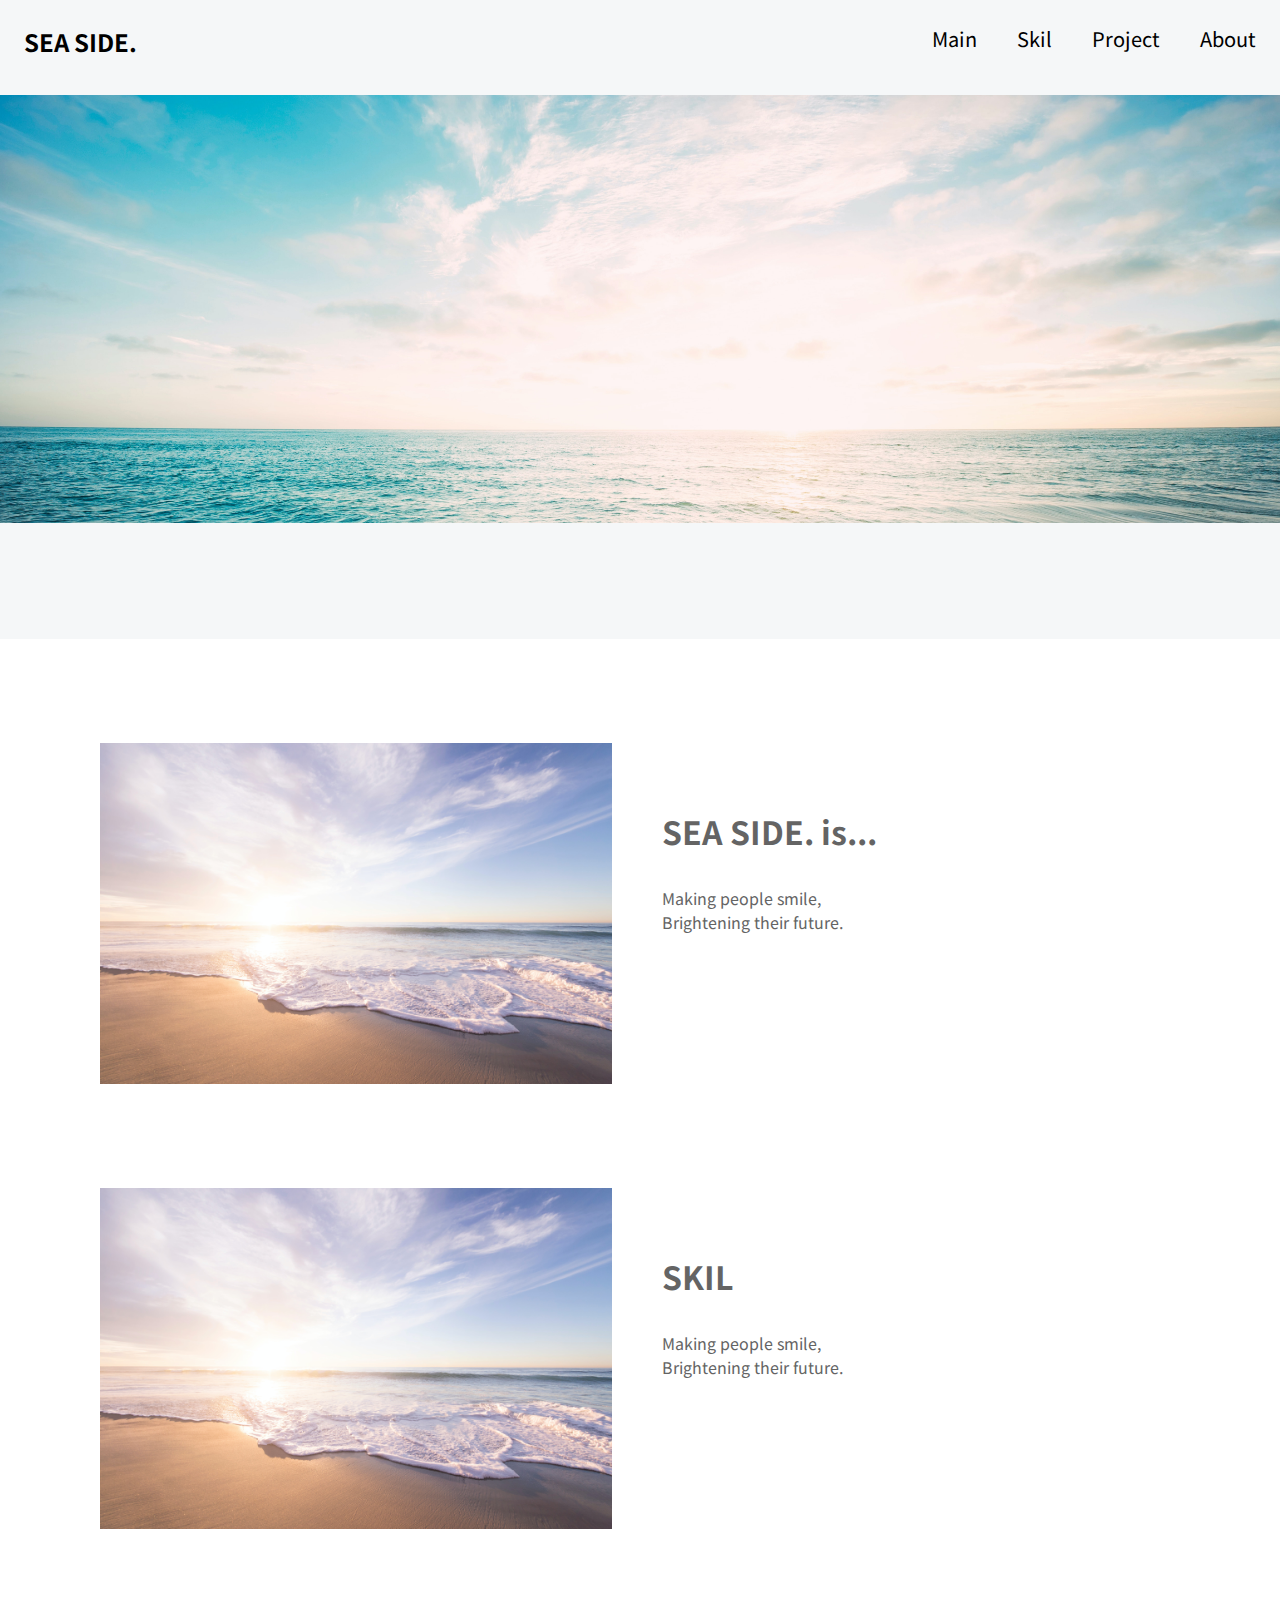
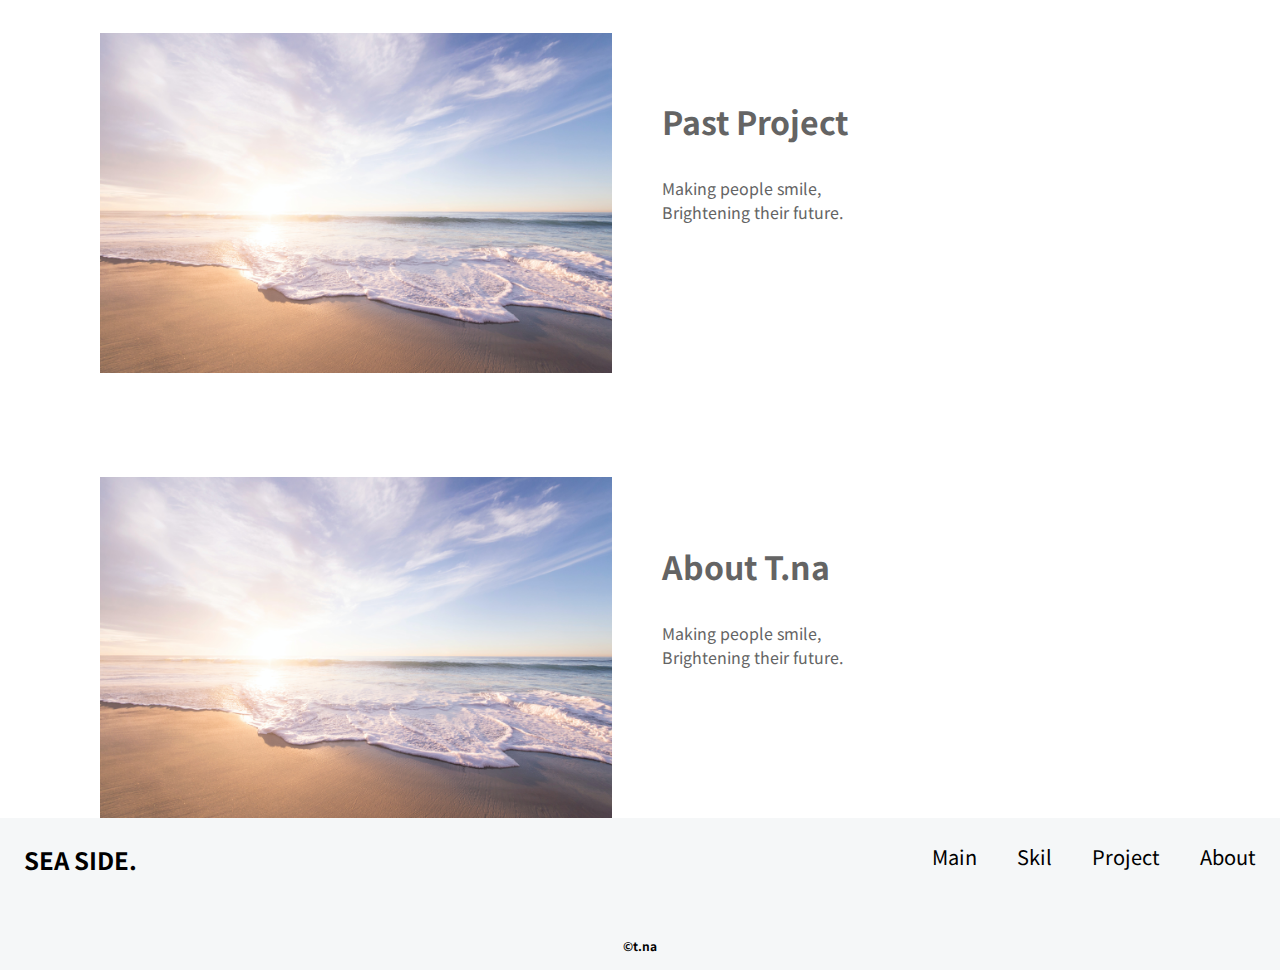
<file: src/index.html>
<!DOCTYPE html>
<html lang="ja">
<head>
    <meta charset="UTF-8">
    <meta name="viewport" content="width=device-width, initial-scale=1">
    <title>T.na's portfolio</title>
    <meta name="description" content="T.naのポートフォリオサイト、スキルや考えを発信します。">
    <link rel="stylesheet" href="/src/css/reset.css">
    <link rel="preconnect" href="https://fonts.googleapis.com">
    <link rel="preconnect" href="https://fonts.gstatic.com" crossorigin>
    <link href="https://fonts.googleapis.com/css2?family=Noto+Sans+JP:wght@400;700&display=swap" rel="stylesheet">
    <link href="https://fonts.googleapis.com/css2?family=Noto+Sans+JP:wght@400;700&family=Noto+Serif+JP:wght@400;700&display=swap" rel="stylesheet">
    <link rel="stylesheet" href="/src/css/style.css">
    <link href="https://cdn.jsdelivr.net/npm/bootstrap@5.3.0/dist/css/bootstrap.min.css" rel="stylesheet" integrity="sha384-9ndCyUaIbzAi2FUVXJi0CjmCapSmO7SnpJef0486qhLnuZ2cdeRhO02iuK6FUUVM" crossorigin="anonymous">
    <script src="https://cdn.jsdelivr.net/npm/bootstrap@5.3.0/dist/js/bootstrap.bundle.min.js" integrity="sha384-geWF76RCwLtnZ8qwWowPQNguL3RmwHVBC9FhGdlKrxdiJJigb/j/68SIy3Te4Bkz" crossorigin="anonymous" defer></script>
</head>

<body class="body">
    <header class="header">
        <h1 class="header-logo">
        SEA SIDE.
        </h1>
        <nav class="header-nav">
            <a href="" class="header-text">Main</a>
            <a href="" class="header-text">Skil</a>
            <a href="" class="header-text">Project</a>
            <a href="" class="header-text">About</a>
        </nav>
    </header>

    <div class="kv">
        <div class="kv-img">
            <img src="/src/img/frank-mckenna-ktQuuihh3_w-unsplash.jpg" alt="キービジュアル">
        </div>
    </div>

    <section class="section-inner">
        <div class="concept">
            <div class="concept-top"><img src="/src/img/frank-mckenna-eXHeq48Z-Q4-unsplash.jpg" alt="コンセプト"></div>
            <div class="concept-text">SEA SIDE. is...
                <div class="concept-comment">Making people smile,
                    <br>Brightening their future.</div>
            </div>
            
        </div>
    </section>
    <section class="section-inner">
        <div class="concept">
            <div class="concept-top"><img src="/src/img/frank-mckenna-eXHeq48Z-Q4-unsplash.jpg" alt="コンセプト"></div>
            <div class="concept-text">SKIL
                <div class="concept-comment">Making people smile,
                    <br>Brightening their future.</div>
            </div>
            
        </div>
    </section>
    <section class="section-inner">
        <div class="concept">
            <div class="concept-top"><img src="/src/img/frank-mckenna-eXHeq48Z-Q4-unsplash.jpg" alt="コンセプト"></div>
            <div class="concept-text">Past Project
                <div class="concept-comment">Making people smile,
                    <br>Brightening their future.</div>
            </div>
            
        </div>
    </section>
    <section class="section-inner">
        <div class="concept">
            <div class="concept-top"><img src="/src/img/frank-mckenna-eXHeq48Z-Q4-unsplash.jpg" alt="コンセプト"></div>
            <div class="concept-text">About T.na
                <div class="concept-comment">Making people smile,
                    <br>Brightening their future.</div>
            </div>
            
        </div>
    </section>

    <footer class="footer">
        <div class="header">
        <h1 class="header-logo">
            SEA SIDE.
        </h1>
        <nav class="header-nav">
            <a href="" class="header-text">Main</a>
            <a href="" class="header-text">Skil</a>
            <a href="" class="header-text">Project</a>
            <a href="" class="header-text">About</a>
        </nav>
        </div>
        <small class="footer-copy">&copy;t.na</small>
    </footer>
</body>
</html>
</file>
<file: src/css/style.css>
@charset "UTF-8";


.body{
    font-family: 'Noto Sans JP', sans-serif;
    }

.section-inner{
        width: 1080px;
        margin: 0 auto;
}



.section-ttl{
    font-size: 24px;
    font-weight: bold;
    text-align: center;
    margin-top: 80px;
}

/* headerのスタイル */

.header{
    background-color: #f5f7f8;
    display: flex;
    justify-content: space-between;

}
.header-logo{
    margin-left: 24px;
    margin-top: 24px;
    font-weight: bold;
    font-size: 24px;
}

.header-nav{
    display: flex;
    justify-content: center;
    font-size: 20px;
    margin-top: 24px;
    padding-right: 24px;

}

.header-text + .header-text{
    margin-left: 40px;
}

.header a {
    color: #000;
    text-decoration: none;
}

/* Kvのスタイル */

.kv{
    background-color: #f5f7f8;

}

.kv-img{
    height: 580px;


}

.kv-img img{
    height: 80%;
    object-fit: cover;
    padding-top: 36px;
}

/* conceptのスタイル */

.concept{
    color: #646464;
    display: flex;
    justify-content: space-between;
    align-items: center;
    margin-top: 40px;
}

.concept-top{
    width: 420px;
    margin-top: 64px;
    max-width: 512px;
    width: 48%;
}

.concept-text{
    font-size: 32px;
    font-weight: bold;
    margin-top: 40px;
    max-width: 520px;
    width: 48%;
}

.concept-comment{
    font-size: 16px;
    font-weight: normal;
    margin-top: 32px;
    margin-bottom: 60px;
}

/* itemのスタイル */

.items{
    color: #646464;
}


.items-item{
    display: flex;
    justify-content: space-between;
    align-items: center;
    margin-top: 40px;
}

.items-item:nth-child(even){
    flex-direction: row-reverse;
}

.items-img{
    max-width: 512px;
    width: 48%;
}

.items-content{
    max-width: 520px;
    width: 48%;
}

.items-ttl{
    font-size: 20px;
    font-weight: bold;
}

.items-price{
    font-weight: bold;
    margin-top: 8px;
}

.items-txt{
    margin-top: 24px;
}

.items-btn{
    font-family: 'Noto Sans JP', sans-serif;
    display: block;
    border: 1px solid #ccc;
    width: 160px;
    line-height: 40px;
    text-align: center;
    border-radius: 20px;
    margin-top: 30px;
}

.items-btn:hover{
    background-color: #000;
    color: #fff;
}

/* shop */

.shop{
    background-color: #E7D7D4;
    padding-top: 40px;
}

.shop-wrap{
    display: flex;
    justify-content: space-between;
    align-items: center;
    margin-top: 40px;
}

.shop-img{
    max-width: 512px;
    width: 48%;
}
.shop-content{
    max-width: 520px;
    width: 48%;
}

.shop-table{
    width: 100%;
    font-size: 18px;
    font-weight: bold;
}

.shop-row{
    border-bottom: 1px solid #000;
}

.shop-head, .shop-data{
    padding: 16px 0 ;
}

/* footer */

.footer{
    background-color: #f5f7f8;
}
.footer-main{
    display: flex;
    justify-content: space-between;
}
.footer-logo{
    width: 180px;
    margin: 0 auto;
}

.footer-nav{
    display: flex;
    justify-content: center;
    margin-top: 40px;
}

.footer-text + .footer-text{
    margin-left: 40px;
}

.footer-copy{
    display: block;
    font-size: 12px;
    font-weight: bold;
    text-align: center;
    margin-top: 60px;
    padding-bottom: 16px;
}
.footer a{

        color: #000;
        text-decoration: none;
}
</file>
